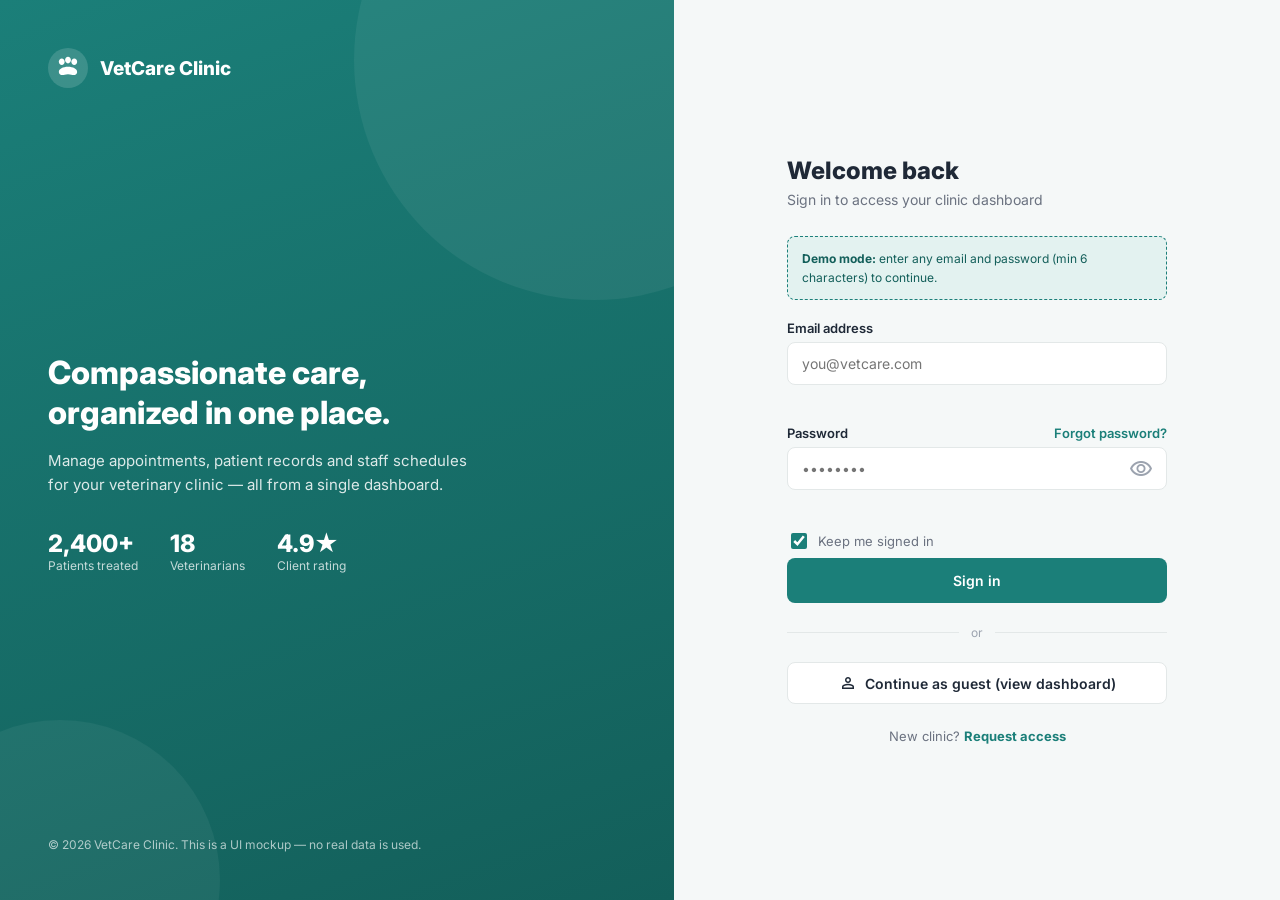
<file: index.html>
<!DOCTYPE html>
<html lang="en">
<head>
<meta charset="UTF-8" />
<meta name="viewport" content="width=device-width, initial-scale=1.0" />
<title>Sign in — VetCare Clinic</title>
<link rel="preconnect" href="https://fonts.googleapis.com" />
<link href="https://fonts.googleapis.com/css2?family=Inter:wght@400;500;600;700;800&display=swap" rel="stylesheet" />
<link rel="stylesheet" href="https://fonts.googleapis.com/css2?family=Material+Symbols+Outlined:opsz,wght,FILL,GRAD@20..48,100..700,0..1,-50..200" />
<link rel="stylesheet" href="css/styles.css" />
<link rel="stylesheet" href="css/login.css" />
</head>
<body>

<div class="login-shell">

  <!-- Brand panel -->
  <section class="login-brand-panel">
    <div class="login-brand-top">
      <svg class="logo-mark" viewBox="0 0 48 48" fill="none" xmlns="http://www.w3.org/2000/svg">
        <circle cx="24" cy="24" r="24" fill="rgba(255,255,255,0.15)"/>
        <path d="M16.5 20.5c1.93 0 3.5-1.79 3.5-4s-1.57-4-3.5-4-3.5 1.79-3.5 4 1.57 4 3.5 4Z" fill="#fff"/>
        <path d="M24 18.5c1.93 0 3.5-1.79 3.5-4S25.93 10.5 24 10.5s-3.5 1.79-3.5 4 1.57 4 3.5 4Z" fill="#fff"/>
        <path d="M31.5 20.5c1.93 0 3.5-1.79 3.5-4s-1.57-4-3.5-4-3.5 1.79-3.5 4 1.57 4 3.5 4Z" fill="#fff"/>
        <path d="M13 28.7c0-3.6 4.9-6.2 11-6.2s11 2.6 11 6.2c0 2.4-1.9 3.8-4.4 3.8-2.1 0-2.9-1-6.6-1s-4.5 1-6.6 1c-2.5 0-4.4-1.4-4.4-3.8Z" fill="#fff"/>
      </svg>
      <span class="brand-name">VetCare Clinic</span>
    </div>

    <div class="login-brand-mid">
      <h2>Compassionate care, organized in one place.</h2>
      <p>Manage appointments, patient records and staff schedules for your veterinary clinic — all from a single dashboard.</p>

      <div class="login-stats">
        <div>
          <div class="stat-num">2,400+</div>
          <div class="stat-label">Patients treated</div>
        </div>
        <div>
          <div class="stat-num">18</div>
          <div class="stat-label">Veterinarians</div>
        </div>
        <div>
          <div class="stat-num">4.9★</div>
          <div class="stat-label">Client rating</div>
        </div>
      </div>
    </div>

    <div class="login-brand-bottom">© 2026 VetCare Clinic. This is a UI mockup — no real data is used.</div>
  </section>

  <!-- Login form panel -->
  <section class="login-form-panel">
    <div class="login-form-card">

      <div class="login-heading">
        <h1>Welcome back</h1>
        <p>Sign in to access your clinic dashboard</p>
      </div>

      <div class="demo-hint">
        <b>Demo mode:</b> enter any email and password (min 6 characters) to continue.
      </div>

      <form id="login-form" style="margin-top: 20px;" novalidate>
        <div class="field">
          <label for="email">Email address</label>
          <input class="input" type="email" id="email" name="email" placeholder="you@vetcare.com" autocomplete="username" />
          <div class="error-text" id="email-error"></div>
        </div>

        <div class="field">
          <div class="flex-between">
            <label for="password">Password</label>
            <a href="#" class="forgot-link" id="forgot-link">Forgot password?</a>
          </div>
          <div class="input-wrap">
            <input class="input" type="password" id="password" name="password" placeholder="••••••••" autocomplete="current-password" />
            <button type="button" class="icon-btn" id="toggle-password" aria-label="Show password">
              <span class="material-symbols-outlined" id="toggle-password-icon">visibility</span>
            </button>
          </div>
          <div class="error-text" id="password-error"></div>
        </div>

        <label class="checkbox-row">
          <input type="checkbox" id="remember" checked />
          Keep me signed in
        </label>

        <button type="submit" class="btn btn-primary" id="submit-btn">
          <span id="submit-label">Sign in</span>
        </button>
      </form>

      <div class="login-divider">or</div>

      <button type="button" class="btn btn-secondary" style="width:100%;" id="google-btn">
        <span class="material-symbols-outlined" style="font-size:18px;">person</span>
        Continue as guest (view dashboard)
      </button>

      <div class="login-footer-link">
        New clinic? <a href="#">Request access</a>
      </div>
    </div>
  </section>

</div>

<div class="toast" id="toast">
  <span class="material-symbols-outlined">task_alt</span>
  <span id="toast-msg">Signed in successfully</span>
</div>

<script src="js/login.js"></script>
</body>
</html>
</file>
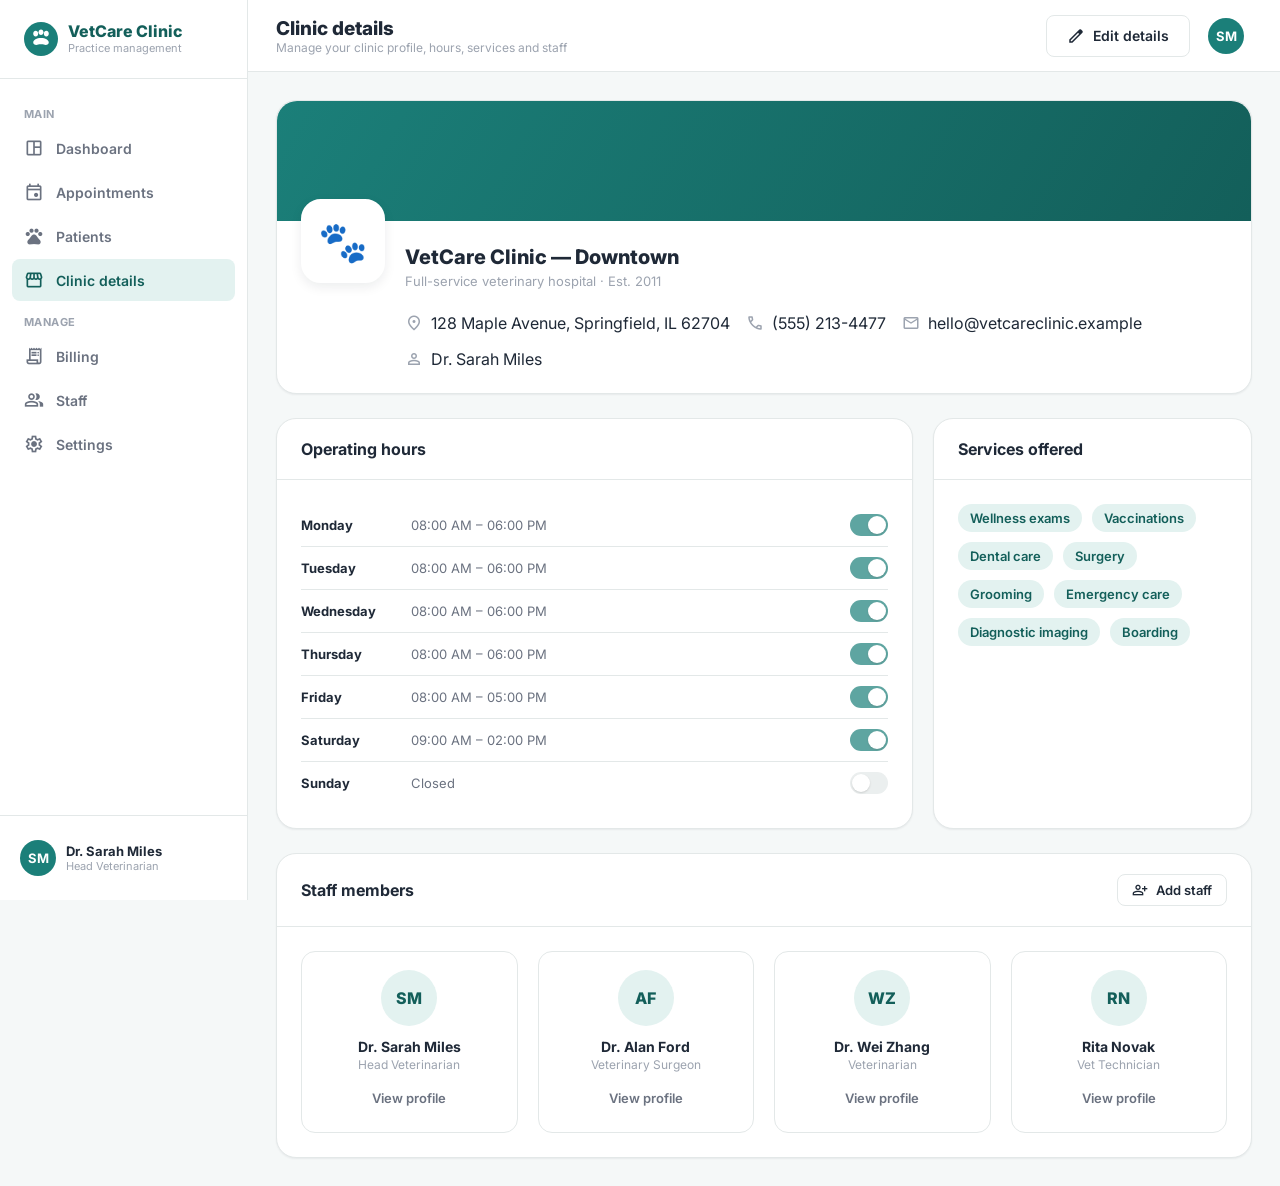
<file: clinic-details.html>
<!DOCTYPE html>
<html lang="en">
<head>
<meta charset="UTF-8" />
<meta name="viewport" content="width=device-width, initial-scale=1.0" />
<title>Clinic details — VetCare Clinic</title>
<link rel="preconnect" href="https://fonts.googleapis.com" />
<link href="https://fonts.googleapis.com/css2?family=Inter:wght@400;500;600;700;800&display=swap" rel="stylesheet" />
<link rel="stylesheet" href="https://fonts.googleapis.com/css2?family=Material+Symbols+Outlined:opsz,wght,FILL,GRAD@20..48,100..700,0..1,-50..200" />
<link rel="stylesheet" href="css/styles.css" />
<link rel="stylesheet" href="css/clinic-details.css" />
</head>
<body>

<div class="app-shell">

  <!-- Sidebar -->
  <aside class="sidebar">
    <div class="sidebar-brand">
      <svg class="logo-mark" viewBox="0 0 48 48" fill="none" xmlns="http://www.w3.org/2000/svg">
        <circle cx="24" cy="24" r="24" fill="#1B7F79"/>
        <path d="M16.5 20.5c1.93 0 3.5-1.79 3.5-4s-1.57-4-3.5-4-3.5 1.79-3.5 4 1.57 4 3.5 4Z" fill="#fff"/>
        <path d="M24 18.5c1.93 0 3.5-1.79 3.5-4S25.93 10.5 24 10.5s-3.5 1.79-3.5 4 1.57 4 3.5 4Z" fill="#fff"/>
        <path d="M31.5 20.5c1.93 0 3.5-1.79 3.5-4s-1.57-4-3.5-4-3.5 1.79-3.5 4 1.57 4 3.5 4Z" fill="#fff"/>
        <path d="M13 28.7c0-3.6 4.9-6.2 11-6.2s11 2.6 11 6.2c0 2.4-1.9 3.8-4.4 3.8-2.1 0-2.9-1-6.6-1s-4.5 1-6.6 1c-2.5 0-4.4-1.4-4.4-3.8Z" fill="#fff"/>
      </svg>
      <div>
        <div class="brand-name">VetCare Clinic</div>
        <div class="brand-sub">Practice management</div>
      </div>
    </div>

    <nav class="sidebar-nav">
      <div class="nav-section-label">Main</div>
      <a class="nav-item" href="dashboard.html">
        <span class="material-symbols-outlined">space_dashboard</span>
        Dashboard
      </a>
      <a class="nav-item" href="#">
        <span class="material-symbols-outlined">event</span>
        Appointments
      </a>
      <a class="nav-item" href="#">
        <span class="material-symbols-outlined">pets</span>
        Patients
      </a>
      <a class="nav-item active" href="clinic-details.html">
        <span class="material-symbols-outlined">storefront</span>
        Clinic details
      </a>

      <div class="nav-section-label">Manage</div>
      <a class="nav-item" href="#">
        <span class="material-symbols-outlined">receipt_long</span>
        Billing
      </a>
      <a class="nav-item" href="#">
        <span class="material-symbols-outlined">group</span>
        Staff
      </a>
      <a class="nav-item" href="#">
        <span class="material-symbols-outlined">settings</span>
        Settings
      </a>
    </nav>

    <div class="sidebar-footer">
      <div class="user-pill">
        <div class="avatar">SM</div>
        <div>
          <div class="user-name">Dr. Sarah Miles</div>
          <div class="user-role">Head Veterinarian</div>
        </div>
      </div>
    </div>
  </aside>

  <!-- Main area -->
  <div class="main-area">

    <!-- Topbar -->
    <header class="topbar">
      <div class="topbar-title">
        <h1>Clinic details</h1>
        <div class="breadcrumb">Manage your clinic profile, hours, services and staff</div>
      </div>

      <div class="topbar-actions">
        <button class="btn btn-secondary" id="edit-toggle-btn">
          <span class="material-symbols-outlined" style="font-size:18px;">edit</span>
          Edit details
        </button>
        <button class="btn btn-secondary" id="cancel-btn" style="display:none;">
          <span class="material-symbols-outlined" style="font-size:18px;">close</span>
          Cancel
        </button>
        <button class="btn btn-primary" id="save-btn" style="display:none;">
          <span class="material-symbols-outlined" style="font-size:18px;">check</span>
          Save changes
        </button>

        <div class="popover-wrap">
          <div class="user-pill" id="user-pill" style="cursor:pointer;">
            <div class="avatar">SM</div>
          </div>
          <div class="popover user-menu" id="user-menu">
            <div class="user-menu-item">
              <span class="material-symbols-outlined">person</span> My profile
            </div>
            <div class="user-menu-item">
              <span class="material-symbols-outlined">settings</span> Account settings
            </div>
            <div class="user-menu-divider"></div>
            <div class="user-menu-item danger" id="logout-btn">
              <span class="material-symbols-outlined">logout</span> Log out
            </div>
          </div>
        </div>
      </div>
    </header>

    <!-- Content -->
    <main class="content">

      <!-- Clinic profile -->
      <div class="card mb-24">
        <div class="clinic-banner"></div>
        <div class="card-body clinic-profile-body">
          <div class="clinic-logo" id="clinic-logo">
            <span id="clinic-logo-emoji">🐾</span>
            <img id="clinic-logo-img" alt="Clinic photo" style="display:none;" />
            <button type="button" class="clinic-logo-edit-btn" id="clinic-logo-edit-btn" aria-label="Change clinic photo">
              <span class="material-symbols-outlined">photo_camera</span>
            </button>
            <input type="file" id="clinic-logo-input" accept="image/*" hidden />
          </div>
          <div class="clinic-profile-info">
            <h2 id="clinic-name-display">VetCare Clinic — Downtown</h2>
            <div class="text-faint" style="font-size:13px;">Full-service veterinary hospital · Est. 2011</div>
            <div class="flex gap-16 mt-24" style="flex-wrap:wrap;">
              <div class="flex gap-8">
                <span class="material-symbols-outlined text-faint" style="font-size:18px;">location_on</span>
                <span id="clinic-address-display">128 Maple Avenue, Springfield, IL 62704</span>
              </div>
              <div class="flex gap-8">
                <span class="material-symbols-outlined text-faint" style="font-size:18px;">call</span>
                <span id="clinic-phone-display">(555) 213-4477</span>
              </div>
              <div class="flex gap-8">
                <span class="material-symbols-outlined text-faint" style="font-size:18px;">mail</span>
                <span id="clinic-email-display">hello@vetcareclinic.example</span>
              </div>
              <div class="flex gap-8">
                <span class="material-symbols-outlined text-faint" style="font-size:18px;">person</span>
                <span id="clinic-manager-display">Dr. Sarah Miles</span>
              </div>
            </div>
          </div>
        </div>

        <!-- Edit form (hidden by default) -->
        <div class="card-body clinic-edit-form" id="clinic-edit-form" style="display:none;">
          <div class="grid grid-4">
            <div class="field">
              <label for="edit-name">Clinic name</label>
              <input class="input" id="edit-name" value="VetCare Clinic — Downtown" />
            </div>
            <div class="field">
              <label for="edit-phone">Phone number</label>
              <input class="input" id="edit-phone" value="(555) 213-4477" />
            </div>
            <div class="field">
              <label for="edit-email">Email address</label>
              <input class="input" id="edit-email" value="hello@vetcareclinic.example" />
            </div>
            <div class="field">
              <label for="edit-manager">Physician</label>
              <input class="input" id="edit-manager" value="Dr. Sarah Miles" />
            </div>
          </div>
          <div class="field">
            <label for="edit-address">Address</label>
            <input class="input" id="edit-address" value="128 Maple Avenue, Springfield, IL 62704" />
          </div>
        </div>
      </div>

      <div class="grid grid-2 mb-24">

        <!-- Operating hours -->
        <div class="card">
          <div class="card-header">
            <h3>Operating hours</h3>
          </div>
          <div class="card-body" id="hours-list">
            <!-- rows injected by js/clinic-details.js -->
          </div>
        </div>

        <!-- Services offered -->
        <div class="card">
          <div class="card-header">
            <h3>Services offered</h3>
          </div>
          <div class="card-body">
            <div class="chip-list" id="services-list"></div>
            <div class="add-service-row" id="add-service-row" style="display:none;">
              <input class="input" id="new-service-input" placeholder="Add a service (e.g. Dental care)" />
              <button class="btn btn-secondary btn-sm" id="add-service-btn">Add</button>
            </div>
          </div>
        </div>
      </div>

      <!-- Staff -->
      <div class="card">
        <div class="card-header">
          <h3>Staff members</h3>
          <button class="btn btn-secondary btn-sm">
            <span class="material-symbols-outlined" style="font-size:16px;">person_add</span>
            Add staff
          </button>
        </div>
        <div class="card-body">
          <div class="grid grid-4" id="staff-grid"></div>
        </div>
      </div>

    </main>
  </div>
</div>

<div class="toast" id="toast">
  <span class="material-symbols-outlined">task_alt</span>
  <span id="toast-msg">Done</span>
</div>

<script src="js/app.js"></script>
<script src="js/clinic-details.js"></script>
</body>
</html>
</file>
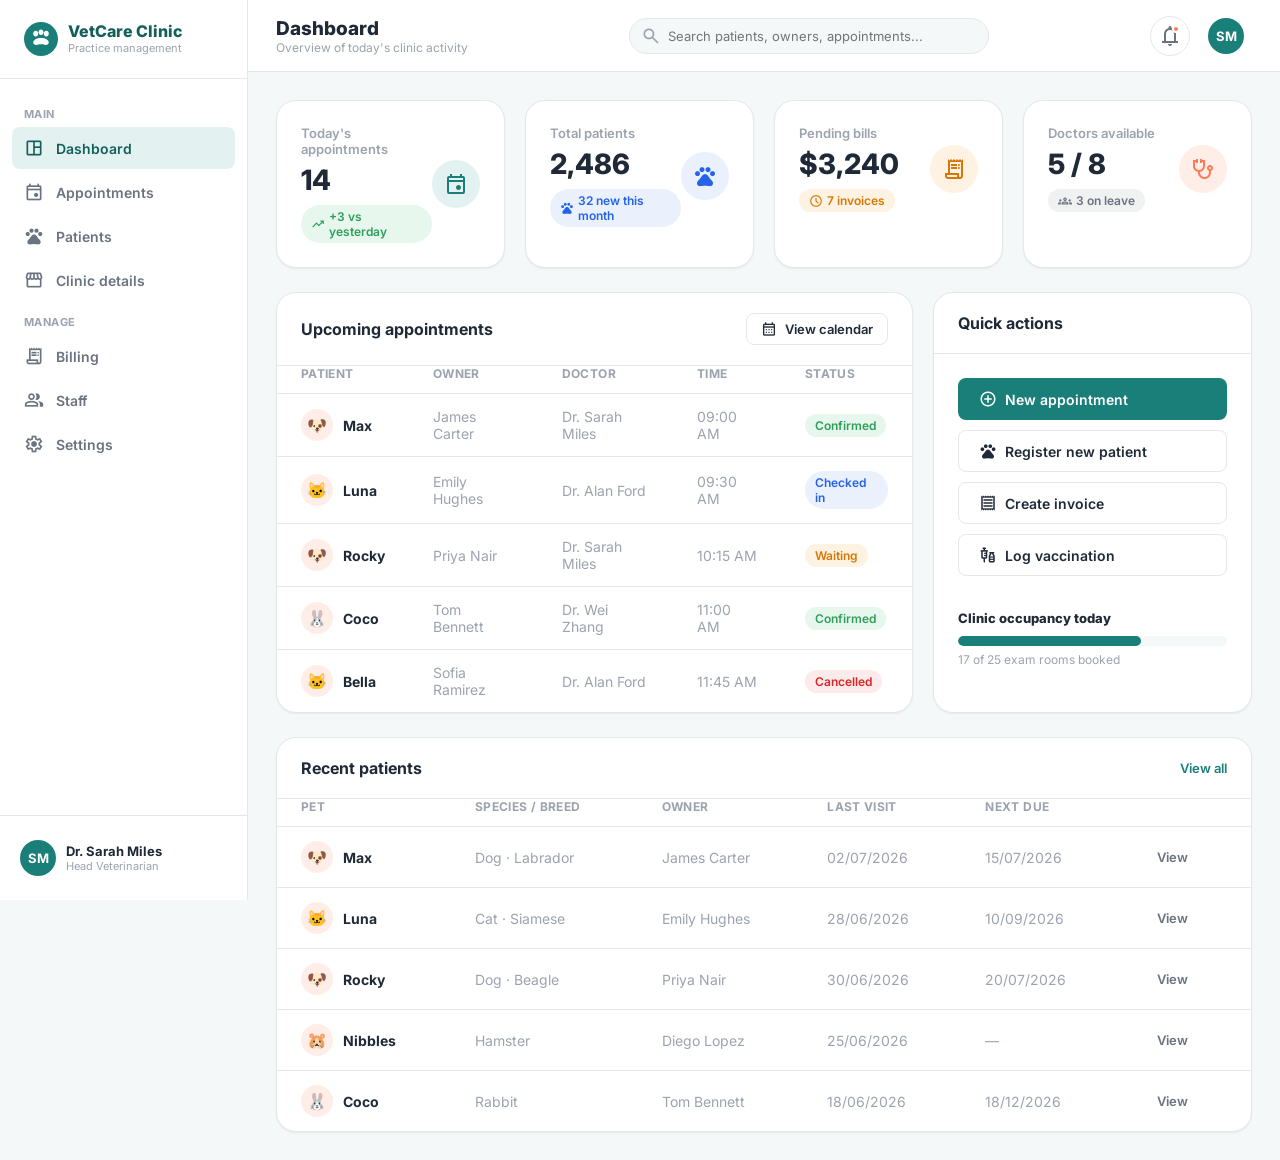
<file: dashboard.html>
<!DOCTYPE html>
<html lang="en">
<head>
<meta charset="UTF-8" />
<meta name="viewport" content="width=device-width, initial-scale=1.0" />
<title>Dashboard — VetCare Clinic</title>
<link rel="preconnect" href="https://fonts.googleapis.com" />
<link href="https://fonts.googleapis.com/css2?family=Inter:wght@400;500;600;700;800&display=swap" rel="stylesheet" />
<link rel="stylesheet" href="https://fonts.googleapis.com/css2?family=Material+Symbols+Outlined:opsz,wght,FILL,GRAD@20..48,100..700,0..1,-50..200" />
<link rel="stylesheet" href="css/styles.css" />
</head>
<body>

<div class="app-shell">

  <!-- Sidebar -->
  <aside class="sidebar">
    <div class="sidebar-brand">
      <svg class="logo-mark" viewBox="0 0 48 48" fill="none" xmlns="http://www.w3.org/2000/svg">
        <circle cx="24" cy="24" r="24" fill="#1B7F79"/>
        <path d="M16.5 20.5c1.93 0 3.5-1.79 3.5-4s-1.57-4-3.5-4-3.5 1.79-3.5 4 1.57 4 3.5 4Z" fill="#fff"/>
        <path d="M24 18.5c1.93 0 3.5-1.79 3.5-4S25.93 10.5 24 10.5s-3.5 1.79-3.5 4 1.57 4 3.5 4Z" fill="#fff"/>
        <path d="M31.5 20.5c1.93 0 3.5-1.79 3.5-4s-1.57-4-3.5-4-3.5 1.79-3.5 4 1.57 4 3.5 4Z" fill="#fff"/>
        <path d="M13 28.7c0-3.6 4.9-6.2 11-6.2s11 2.6 11 6.2c0 2.4-1.9 3.8-4.4 3.8-2.1 0-2.9-1-6.6-1s-4.5 1-6.6 1c-2.5 0-4.4-1.4-4.4-3.8Z" fill="#fff"/>
      </svg>
      <div>
        <div class="brand-name">VetCare Clinic</div>
        <div class="brand-sub">Practice management</div>
      </div>
    </div>

    <nav class="sidebar-nav">
      <div class="nav-section-label">Main</div>
      <a class="nav-item active" href="dashboard.html">
        <span class="material-symbols-outlined">space_dashboard</span>
        Dashboard
      </a>
      <a class="nav-item" href="#">
        <span class="material-symbols-outlined">event</span>
        Appointments
      </a>
      <a class="nav-item" href="#">
        <span class="material-symbols-outlined">pets</span>
        Patients
      </a>
      <a class="nav-item" href="clinic-details.html">
        <span class="material-symbols-outlined">storefront</span>
        Clinic details
      </a>

      <div class="nav-section-label">Manage</div>
      <a class="nav-item" href="#">
        <span class="material-symbols-outlined">receipt_long</span>
        Billing
      </a>
      <a class="nav-item" href="#">
        <span class="material-symbols-outlined">group</span>
        Staff
      </a>
      <a class="nav-item" href="#">
        <span class="material-symbols-outlined">settings</span>
        Settings
      </a>
    </nav>

    <div class="sidebar-footer">
      <div class="user-pill">
        <div class="avatar">SM</div>
        <div>
          <div class="user-name">Dr. Sarah Miles</div>
          <div class="user-role">Head Veterinarian</div>
        </div>
      </div>
    </div>
  </aside>

  <!-- Main area -->
  <div class="main-area">

    <!-- Topbar -->
    <header class="topbar">
      <div class="topbar-title">
        <h1>Dashboard</h1>
        <div class="breadcrumb">Overview of today's clinic activity</div>
      </div>

      <div class="topbar-search">
        <span class="material-symbols-outlined">search</span>
        <input type="text" placeholder="Search patients, owners, appointments..." />
      </div>

      <div class="topbar-actions">
        <div class="popover-wrap">
          <button class="icon-badge-btn" id="notif-btn" aria-label="Notifications">
            <span class="material-symbols-outlined">notifications</span>
            <span class="dot"></span>
          </button>
          <div class="popover" id="notif-panel">
            <div class="popover-header">Notifications</div>
            <div class="popover-list">
              <div class="notif-item">
                <div class="notif-icon" style="background:var(--color-info-bg); color:var(--color-info);">
                  <span class="material-symbols-outlined">event</span>
                </div>
                <div class="notif-text">
                  <div class="notif-title">New appointment booked for Max (Dog)</div>
                  <div class="notif-time">10 minutes ago</div>
                </div>
              </div>
              <div class="notif-item">
                <div class="notif-icon" style="background:var(--color-warning-bg); color:var(--color-warning);">
                  <span class="material-symbols-outlined">vaccines</span>
                </div>
                <div class="notif-text">
                  <div class="notif-title">Vaccination due reminder — Bella</div>
                  <div class="notif-time">1 hour ago</div>
                </div>
              </div>
              <div class="notif-item">
                <div class="notif-icon" style="background:var(--color-success-bg); color:var(--color-success);">
                  <span class="material-symbols-outlined">task_alt</span>
                </div>
                <div class="notif-text">
                  <div class="notif-title">Lab results ready for Rocky</div>
                  <div class="notif-time">3 hours ago</div>
                </div>
              </div>
            </div>
          </div>
        </div>

        <div class="popover-wrap">
          <div class="user-pill" id="user-pill" style="cursor:pointer;">
            <div class="avatar">SM</div>
          </div>
          <div class="popover user-menu" id="user-menu">
            <div class="user-menu-item">
              <span class="material-symbols-outlined">person</span> My profile
            </div>
            <div class="user-menu-item">
              <span class="material-symbols-outlined">settings</span> Account settings
            </div>
            <div class="user-menu-divider"></div>
            <div class="user-menu-item danger" id="logout-btn">
              <span class="material-symbols-outlined">logout</span> Log out
            </div>
          </div>
        </div>
      </div>
    </header>

    <!-- Content -->
    <main class="content">

      <!-- Stat cards -->
      <div class="grid grid-4 mb-24">
        <div class="card">
          <div class="card-body flex-between">
            <div>
              <div class="text-faint" style="font-size:13px; font-weight:600;">Today's appointments</div>
              <div style="font-size:28px; font-weight:800; margin-top:6px;">14</div>
              <div class="badge badge-success" style="margin-top:8px;">
                <span class="material-symbols-outlined" style="font-size:14px;">trending_up</span> +3 vs yesterday
              </div>
            </div>
            <div class="notif-icon" style="width:48px; height:48px; background:var(--color-primary-light); color:var(--color-primary);">
              <span class="material-symbols-outlined">event</span>
            </div>
          </div>
        </div>

        <div class="card">
          <div class="card-body flex-between">
            <div>
              <div class="text-faint" style="font-size:13px; font-weight:600;">Total patients</div>
              <div style="font-size:28px; font-weight:800; margin-top:6px;">2,486</div>
              <div class="badge badge-info" style="margin-top:8px;">
                <span class="material-symbols-outlined" style="font-size:14px;">pets</span> 32 new this month
              </div>
            </div>
            <div class="notif-icon" style="width:48px; height:48px; background:var(--color-info-bg); color:var(--color-info);">
              <span class="material-symbols-outlined">pets</span>
            </div>
          </div>
        </div>

        <div class="card">
          <div class="card-body flex-between">
            <div>
              <div class="text-faint" style="font-size:13px; font-weight:600;">Pending bills</div>
              <div style="font-size:28px; font-weight:800; margin-top:6px;">$3,240</div>
              <div class="badge badge-warning" style="margin-top:8px;">
                <span class="material-symbols-outlined" style="font-size:14px;">schedule</span> 7 invoices
              </div>
            </div>
            <div class="notif-icon" style="width:48px; height:48px; background:var(--color-warning-bg); color:var(--color-warning);">
              <span class="material-symbols-outlined">receipt_long</span>
            </div>
          </div>
        </div>

        <div class="card">
          <div class="card-body flex-between">
            <div>
              <div class="text-faint" style="font-size:13px; font-weight:600;">Doctors available</div>
              <div style="font-size:28px; font-weight:800; margin-top:6px;">5 / 8</div>
              <div class="badge badge-neutral" style="margin-top:8px;">
                <span class="material-symbols-outlined" style="font-size:14px;">groups</span> 3 on leave
              </div>
            </div>
            <div class="notif-icon" style="width:48px; height:48px; background:var(--color-accent-light); color:var(--color-accent);">
              <span class="material-symbols-outlined">stethoscope</span>
            </div>
          </div>
        </div>
      </div>

      <!-- Appointments + quick actions -->
      <div class="grid grid-2 mb-24">

        <div class="card">
          <div class="card-header">
            <h3>Upcoming appointments</h3>
            <button class="btn btn-secondary btn-sm">
              <span class="material-symbols-outlined" style="font-size:16px;">calendar_month</span>
              View calendar
            </button>
          </div>
          <table class="table">
            <thead>
              <tr>
                <th>Patient</th>
                <th>Owner</th>
                <th>Doctor</th>
                <th>Time</th>
                <th>Status</th>
              </tr>
            </thead>
            <tbody id="appointments-body">
              <!-- rows injected by js/dashboard.js -->
            </tbody>
          </table>
        </div>

        <div class="card">
          <div class="card-header">
            <h3>Quick actions</h3>
          </div>
          <div class="card-body" style="display:flex; flex-direction:column; gap:10px;">
            <button class="btn btn-primary" style="justify-content:flex-start;">
              <span class="material-symbols-outlined" style="font-size:18px;">add_circle</span>
              New appointment
            </button>
            <button class="btn btn-secondary" style="justify-content:flex-start;">
              <span class="material-symbols-outlined" style="font-size:18px;">pets</span>
              Register new patient
            </button>
            <button class="btn btn-secondary" style="justify-content:flex-start;">
              <span class="material-symbols-outlined" style="font-size:18px;">receipt</span>
              Create invoice
            </button>
            <button class="btn btn-secondary" style="justify-content:flex-start;">
              <span class="material-symbols-outlined" style="font-size:18px;">vaccines</span>
              Log vaccination
            </button>

            <div class="mt-24">
              <div class="section-title" style="font-size:13px;">Clinic occupancy today</div>
              <div style="background:var(--color-bg); border-radius:var(--radius-pill); height:10px; overflow:hidden; margin-top:10px;">
                <div style="width:68%; height:100%; background:var(--color-primary); border-radius:var(--radius-pill);"></div>
              </div>
              <div class="text-faint" style="font-size:12px; margin-top:6px;">17 of 25 exam rooms booked</div>
            </div>
          </div>
        </div>
      </div>

      <!-- Recent patients -->
      <div class="card">
        <div class="card-header">
          <h3>Recent patients</h3>
          <a href="#" class="forgot-link" style="color:var(--color-primary); font-weight:600; font-size:13px;">View all</a>
        </div>
        <table class="table">
          <thead>
            <tr>
              <th>Pet</th>
              <th>Species / breed</th>
              <th>Owner</th>
              <th>Last visit</th>
              <th>Next due</th>
              <th></th>
            </tr>
          </thead>
          <tbody id="patients-body">
            <!-- rows injected by js/dashboard.js -->
          </tbody>
        </table>
      </div>

    </main>
  </div>
</div>

<div class="toast" id="toast">
  <span class="material-symbols-outlined">task_alt</span>
  <span id="toast-msg">Done</span>
</div>

<script src="js/app.js"></script>
<script src="js/dashboard.js"></script>
</body>
</html>
</file>
<file: css/styles.css>
/* ============================================
   VetCare Clinic — Shared Design Tokens & Base
   ============================================ */

:root {
  --color-primary: #1B7F79;
  --color-primary-dark: #135F5A;
  --color-primary-light: #E3F2F0;
  --color-accent: #FF7A59;
  --color-accent-light: #FFEDE7;

  --color-bg: #F5F8F8;
  --color-surface: #FFFFFF;
  --color-border: #E3E8E8;

  --color-text: #1F2937;
  --color-text-muted: #6B7280;
  --color-text-faint: #9CA3AF;

  --color-success: #2F9E5B;
  --color-success-bg: #E7F7EE;
  --color-warning: #D97706;
  --color-warning-bg: #FEF3E2;
  --color-danger: #DC2626;
  --color-danger-bg: #FDEAEA;
  --color-info: #2563EB;
  --color-info-bg: #EAF1FD;

  --radius-sm: 8px;
  --radius-md: 14px;
  --radius-lg: 20px;
  --radius-pill: 999px;

  --shadow-sm: 0 1px 2px rgba(16, 24, 40, 0.06);
  --shadow-md: 0 4px 12px rgba(16, 24, 40, 0.08);
  --shadow-lg: 0 12px 32px rgba(16, 24, 40, 0.12);

  --sidebar-width: 248px;
  --topbar-height: 72px;

  --font-sans: "Inter", -apple-system, BlinkMacSystemFont, "Segoe UI", Roboto, sans-serif;
}

* {
  box-sizing: border-box;
}

html, body {
  height: 100%;
}

body {
  margin: 0;
  font-family: var(--font-sans);
  background: var(--color-bg);
  color: var(--color-text);
  -webkit-font-smoothing: antialiased;
}

a {
  color: inherit;
  text-decoration: none;
}

ul {
  list-style: none;
  margin: 0;
  padding: 0;
}

button {
  font-family: inherit;
}

img {
  max-width: 100%;
  display: block;
}

.material-symbols-outlined {
  font-variation-settings: "FILL" 0, "wght" 400, "GRAD" 0, "opsz" 24;
  line-height: 1;
  user-select: none;
}

/* -------------------- Buttons -------------------- */

.btn {
  display: inline-flex;
  align-items: center;
  justify-content: center;
  gap: 8px;
  padding: 11px 20px;
  border-radius: var(--radius-sm);
  border: 1px solid transparent;
  font-size: 14px;
  font-weight: 600;
  cursor: pointer;
  transition: background 0.15s ease, border-color 0.15s ease, transform 0.05s ease;
  white-space: nowrap;
}

.btn:active {
  transform: translateY(1px);
}

.btn-primary {
  background: var(--color-primary);
  color: #fff;
}

.btn-primary:hover {
  background: var(--color-primary-dark);
}

.btn-secondary {
  background: var(--color-surface);
  color: var(--color-text);
  border-color: var(--color-border);
}

.btn-secondary:hover {
  background: #F0F3F3;
}

.btn-ghost {
  background: transparent;
  color: var(--color-text-muted);
}

.btn-ghost:hover {
  background: rgba(0, 0, 0, 0.04);
  color: var(--color-text);
}

.btn-danger {
  background: var(--color-danger-bg);
  color: var(--color-danger);
}

.btn-danger:hover {
  background: #F9D6D6;
}

.btn-sm {
  padding: 7px 14px;
  font-size: 13px;
}

.btn-icon {
  width: 38px;
  height: 38px;
  padding: 0;
  border-radius: var(--radius-pill);
}

.btn:disabled {
  opacity: 0.5;
  cursor: not-allowed;
}

/* -------------------- Form elements -------------------- */

.field {
  display: flex;
  flex-direction: column;
  gap: 6px;
  margin-bottom: 18px;
}

.field label {
  font-size: 13px;
  font-weight: 600;
  color: var(--color-text);
}

.field .hint {
  font-size: 12px;
  color: var(--color-text-faint);
}

.input,
select.input,
textarea.input {
  width: 100%;
  padding: 12px 14px;
  font-size: 14px;
  font-family: inherit;
  border: 1px solid var(--color-border);
  border-radius: var(--radius-sm);
  background: var(--color-surface);
  color: var(--color-text);
  outline: none;
  transition: border-color 0.15s ease, box-shadow 0.15s ease;
}

.input:focus,
select.input:focus,
textarea.input:focus {
  border-color: var(--color-primary);
  box-shadow: 0 0 0 3px var(--color-primary-light);
}

.input.invalid {
  border-color: var(--color-danger);
}

.input.invalid:focus {
  box-shadow: 0 0 0 3px var(--color-danger-bg);
}

.error-text {
  font-size: 12px;
  color: var(--color-danger);
  min-height: 16px;
}

.input-wrap {
  position: relative;
}

.input-wrap .input {
  padding-right: 42px;
}

.input-wrap .icon-btn {
  position: absolute;
  right: 10px;
  top: 50%;
  transform: translateY(-50%);
  background: none;
  border: none;
  color: var(--color-text-faint);
  cursor: pointer;
  display: flex;
  padding: 4px;
}

.checkbox-row {
  display: flex;
  align-items: center;
  gap: 8px;
  font-size: 13px;
  color: var(--color-text-muted);
}

.checkbox-row input {
  width: 16px;
  height: 16px;
  accent-color: var(--color-primary);
}

/* -------------------- Badges / chips -------------------- */

.badge {
  display: inline-flex;
  align-items: center;
  gap: 4px;
  padding: 4px 10px;
  border-radius: var(--radius-pill);
  font-size: 12px;
  font-weight: 600;
}

.badge-success { background: var(--color-success-bg); color: var(--color-success); }
.badge-warning { background: var(--color-warning-bg); color: var(--color-warning); }
.badge-danger  { background: var(--color-danger-bg); color: var(--color-danger); }
.badge-info    { background: var(--color-info-bg); color: var(--color-info); }
.badge-neutral { background: #F0F2F2; color: var(--color-text-muted); }

.chip {
  display: inline-flex;
  align-items: center;
  gap: 6px;
  padding: 6px 12px;
  border-radius: var(--radius-pill);
  background: var(--color-primary-light);
  color: var(--color-primary-dark);
  font-size: 13px;
  font-weight: 600;
}

.chip button {
  background: none;
  border: none;
  cursor: pointer;
  color: var(--color-primary-dark);
  display: flex;
  padding: 0;
}

/* -------------------- Cards -------------------- */

.card {
  background: var(--color-surface);
  border: 1px solid var(--color-border);
  border-radius: var(--radius-lg);
  box-shadow: var(--shadow-sm);
}

.card-header {
  display: flex;
  align-items: center;
  justify-content: space-between;
  padding: 20px 24px;
  border-bottom: 1px solid var(--color-border);
}

.card-header h2,
.card-header h3 {
  margin: 0;
  font-size: 16px;
  font-weight: 700;
}

.card-body {
  padding: 24px;
}

/* -------------------- App shell (sidebar + topbar) -------------------- */

.app-shell {
  display: flex;
  min-height: 100vh;
}

.sidebar {
  width: var(--sidebar-width);
  flex-shrink: 0;
  background: var(--color-surface);
  border-right: 1px solid var(--color-border);
  display: flex;
  flex-direction: column;
  position: sticky;
  top: 0;
  height: 100vh;
}

.sidebar-brand {
  display: flex;
  align-items: center;
  gap: 10px;
  padding: 22px 24px;
  border-bottom: 1px solid var(--color-border);
}

.sidebar-brand .logo-mark {
  width: 34px;
  height: 34px;
  flex-shrink: 0;
}

.sidebar-brand .brand-name {
  font-weight: 800;
  font-size: 16px;
  color: var(--color-primary-dark);
  line-height: 1.1;
}

.sidebar-brand .brand-sub {
  font-size: 11px;
  color: var(--color-text-faint);
}

.sidebar-nav {
  flex: 1;
  padding: 16px 12px;
  overflow-y: auto;
}

.sidebar-nav .nav-section-label {
  font-size: 11px;
  font-weight: 700;
  letter-spacing: 0.04em;
  text-transform: uppercase;
  color: var(--color-text-faint);
  padding: 12px 12px 6px;
}

.nav-item {
  display: flex;
  align-items: center;
  gap: 12px;
  padding: 11px 12px;
  border-radius: var(--radius-sm);
  color: var(--color-text-muted);
  font-size: 14px;
  font-weight: 600;
  margin-bottom: 2px;
  cursor: pointer;
  transition: background 0.15s ease, color 0.15s ease;
}

.nav-item .material-symbols-outlined {
  font-size: 20px;
}

.nav-item:hover {
  background: var(--color-bg);
  color: var(--color-text);
}

.nav-item.active {
  background: var(--color-primary-light);
  color: var(--color-primary-dark);
}

.sidebar-footer {
  padding: 16px 12px;
  border-top: 1px solid var(--color-border);
}

.user-pill {
  display: flex;
  align-items: center;
  gap: 10px;
  padding: 8px;
  border-radius: var(--radius-sm);
}

.user-pill:hover {
  background: var(--color-bg);
  cursor: pointer;
}

.avatar {
  width: 36px;
  height: 36px;
  border-radius: 50%;
  background: var(--color-primary);
  color: #fff;
  display: flex;
  align-items: center;
  justify-content: center;
  font-weight: 700;
  font-size: 13px;
  flex-shrink: 0;
}

.user-pill .user-name {
  font-size: 13px;
  font-weight: 700;
  color: var(--color-text);
}

.user-pill .user-role {
  font-size: 11px;
  color: var(--color-text-faint);
}

.main-area {
  flex: 1;
  min-width: 0;
  display: flex;
  flex-direction: column;
}

.topbar {
  height: var(--topbar-height);
  flex-shrink: 0;
  display: flex;
  align-items: center;
  justify-content: space-between;
  gap: 16px;
  padding: 0 28px;
  background: var(--color-surface);
  border-bottom: 1px solid var(--color-border);
  position: sticky;
  top: 0;
  z-index: 10;
}

.topbar-title h1 {
  margin: 0;
  font-size: 19px;
  font-weight: 800;
}

.topbar-title .breadcrumb {
  font-size: 12px;
  color: var(--color-text-faint);
}

.topbar-search {
  flex: 1;
  max-width: 360px;
  position: relative;
}

.topbar-search .material-symbols-outlined {
  position: absolute;
  left: 12px;
  top: 50%;
  transform: translateY(-50%);
  color: var(--color-text-faint);
  font-size: 20px;
}

.topbar-search input {
  width: 100%;
  padding: 9px 12px 9px 38px;
  border-radius: var(--radius-pill);
  border: 1px solid var(--color-border);
  background: var(--color-bg);
  font-size: 13px;
  outline: none;
  font-family: inherit;
}

.topbar-search input:focus {
  border-color: var(--color-primary);
  background: var(--color-surface);
}

.topbar-actions {
  display: flex;
  align-items: center;
  gap: 10px;
}

.icon-badge-btn {
  position: relative;
  width: 40px;
  height: 40px;
  border-radius: 50%;
  border: 1px solid var(--color-border);
  background: var(--color-surface);
  display: flex;
  align-items: center;
  justify-content: center;
  cursor: pointer;
  color: var(--color-text-muted);
}

.icon-badge-btn:hover {
  background: var(--color-bg);
}

.icon-badge-btn .dot {
  position: absolute;
  top: 8px;
  right: 9px;
  width: 8px;
  height: 8px;
  border-radius: 50%;
  background: var(--color-accent);
  border: 2px solid var(--color-surface);
}

.content {
  padding: 28px;
  max-width: 1280px;
  width: 100%;
  margin: 0 auto;
}

/* -------------------- Popovers (notifications / user menu) -------------------- */

.popover-wrap {
  position: relative;
}

.popover {
  position: absolute;
  top: calc(100% + 10px);
  right: 0;
  width: 320px;
  background: var(--color-surface);
  border: 1px solid var(--color-border);
  border-radius: var(--radius-md);
  box-shadow: var(--shadow-lg);
  opacity: 0;
  visibility: hidden;
  transform: translateY(-6px);
  transition: opacity 0.15s ease, transform 0.15s ease;
  z-index: 100;
}

.popover.show {
  opacity: 1;
  visibility: visible;
  transform: translateY(0);
}

.popover-header {
  padding: 14px 18px;
  border-bottom: 1px solid var(--color-border);
  font-size: 13px;
  font-weight: 700;
}

.popover-list {
  max-height: 320px;
  overflow-y: auto;
}

.notif-item {
  display: flex;
  gap: 12px;
  padding: 12px 18px;
  border-bottom: 1px solid var(--color-border);
  cursor: pointer;
}

.notif-item:last-child {
  border-bottom: none;
}

.notif-item:hover {
  background: var(--color-bg);
}

.notif-icon {
  width: 34px;
  height: 34px;
  border-radius: 50%;
  display: flex;
  align-items: center;
  justify-content: center;
  flex-shrink: 0;
  font-size: 18px;
}

.notif-text .notif-title {
  font-size: 13px;
  font-weight: 600;
  color: var(--color-text);
  margin-bottom: 2px;
}

.notif-text .notif-time {
  font-size: 11px;
  color: var(--color-text-faint);
}

.user-menu {
  width: 220px;
}

.user-menu-item {
  display: flex;
  align-items: center;
  gap: 10px;
  padding: 11px 18px;
  font-size: 13px;
  font-weight: 600;
  color: var(--color-text-muted);
  cursor: pointer;
}

.user-menu-item:hover {
  background: var(--color-bg);
  color: var(--color-text);
}

.user-menu-item .material-symbols-outlined {
  font-size: 18px;
}

.user-menu-item.danger {
  color: var(--color-danger);
}

.user-menu-item.danger:hover {
  background: var(--color-danger-bg);
}

.user-menu-divider {
  border-top: 1px solid var(--color-border);
  margin: 6px 0;
}

/* -------------------- Tables -------------------- */

.table {
  width: 100%;
  border-collapse: collapse;
}

.table th {
  text-align: left;
  font-size: 12px;
  text-transform: uppercase;
  letter-spacing: 0.03em;
  color: var(--color-text-faint);
  font-weight: 700;
  padding: 0 24px 12px;
  border-bottom: 1px solid var(--color-border);
}

.table td {
  padding: 14px 24px;
  font-size: 14px;
  border-bottom: 1px solid var(--color-border);
  vertical-align: middle;
}

.table tbody tr:last-child td {
  border-bottom: none;
}

.table tbody tr:hover {
  background: var(--color-bg);
}

.cell-primary {
  font-weight: 700;
  color: var(--color-text);
}

.cell-muted {
  color: var(--color-text-faint);
  font-size: 13px;
}

.pet-cell {
  display: flex;
  align-items: center;
  gap: 10px;
}

.pet-avatar {
  width: 32px;
  height: 32px;
  border-radius: 50%;
  background: var(--color-accent-light);
  display: flex;
  align-items: center;
  justify-content: center;
  font-size: 16px;
  flex-shrink: 0;
}

/* -------------------- Utility -------------------- */

.grid {
  display: grid;
  gap: 20px;
}

.grid-4 { grid-template-columns: repeat(4, 1fr); }
.grid-3 { grid-template-columns: repeat(3, 1fr); }
.grid-2 { grid-template-columns: 2fr 1fr; }

.flex {
  display: flex;
  align-items: center;
}

.flex-between {
  display: flex;
  align-items: center;
  justify-content: space-between;
}

.gap-8 { gap: 8px; }
.gap-12 { gap: 12px; }
.gap-16 { gap: 16px; }

.mt-24 { margin-top: 24px; }
.mb-24 { margin-bottom: 24px; }

.text-muted { color: var(--color-text-muted); }
.text-faint { color: var(--color-text-faint); }

.section-title {
  font-size: 15px;
  font-weight: 800;
  margin: 0 0 4px;
}

.section-sub {
  font-size: 13px;
  color: var(--color-text-faint);
  margin: 0 0 20px;
}

/* -------------------- Toast -------------------- */

.toast {
  position: fixed;
  top: 20px;
  right: 20px;
  background: var(--color-text);
  color: #fff;
  padding: 13px 20px;
  border-radius: var(--radius-sm);
  font-size: 13px;
  font-weight: 600;
  display: flex;
  align-items: center;
  gap: 10px;
  box-shadow: var(--shadow-lg);
  transform: translateY(-12px);
  opacity: 0;
  pointer-events: none;
  transition: transform 0.2s ease, opacity 0.2s ease;
  z-index: 999;
}

.toast.show {
  transform: translateY(0);
  opacity: 1;
}

.toast .material-symbols-outlined {
  color: var(--color-success);
  font-size: 20px;
}

/* -------------------- Responsive -------------------- */

@media (max-width: 1100px) {
  .grid-4 { grid-template-columns: repeat(2, 1fr); }
  .grid-3 { grid-template-columns: repeat(2, 1fr); }
  .grid-2 { grid-template-columns: 1fr; }
}

@media (max-width: 720px) {
  .sidebar { display: none; }
  .grid-4, .grid-3 { grid-template-columns: 1fr; }
  .content { padding: 18px; }
}
</file>
<file: css/login.css>
/* ============================================
   Login page layout
   ============================================ */

.login-shell {
  min-height: 100vh;
  display: flex;
}

.login-brand-panel {
  flex: 1.1;
  background: linear-gradient(160deg, var(--color-primary) 0%, var(--color-primary-dark) 100%);
  color: #fff;
  display: flex;
  flex-direction: column;
  justify-content: space-between;
  padding: 48px;
  position: relative;
  overflow: hidden;
}

.login-brand-panel::before {
  content: "";
  position: absolute;
  width: 480px;
  height: 480px;
  border-radius: 50%;
  background: rgba(255, 255, 255, 0.06);
  top: -180px;
  right: -160px;
}

.login-brand-panel::after {
  content: "";
  position: absolute;
  width: 320px;
  height: 320px;
  border-radius: 50%;
  background: rgba(255, 255, 255, 0.05);
  bottom: -140px;
  left: -100px;
}

.login-brand-top {
  display: flex;
  align-items: center;
  gap: 12px;
  position: relative;
  z-index: 1;
}

.login-brand-top .logo-mark {
  width: 40px;
  height: 40px;
}

.login-brand-top .brand-name {
  font-size: 19px;
  font-weight: 800;
}

.login-brand-mid {
  position: relative;
  z-index: 1;
  max-width: 420px;
}

.login-brand-mid h2 {
  font-size: 32px;
  font-weight: 800;
  line-height: 1.25;
  margin: 0 0 16px;
}

.login-brand-mid p {
  font-size: 15px;
  line-height: 1.6;
  color: rgba(255, 255, 255, 0.85);
  margin: 0;
}

.login-stats {
  display: flex;
  gap: 32px;
  margin-top: 32px;
  position: relative;
  z-index: 1;
}

.login-stats .stat-num {
  font-size: 24px;
  font-weight: 800;
}

.login-stats .stat-label {
  font-size: 12px;
  color: rgba(255, 255, 255, 0.75);
}

.login-brand-bottom {
  font-size: 12px;
  color: rgba(255, 255, 255, 0.65);
  position: relative;
  z-index: 1;
}

.login-form-panel {
  flex: 1;
  display: flex;
  align-items: center;
  justify-content: center;
  padding: 40px;
  background: var(--color-bg);
}

.login-form-card {
  width: 100%;
  max-width: 380px;
}

.login-form-card .login-heading h1 {
  font-size: 24px;
  font-weight: 800;
  margin: 0 0 6px;
}

.login-form-card .login-heading p {
  font-size: 14px;
  color: var(--color-text-muted);
  margin: 0 0 28px;
}

.login-form-card .btn-primary {
  width: 100%;
  padding: 13px;
  font-size: 14px;
  margin-top: 6px;
}

.login-divider {
  display: flex;
  align-items: center;
  gap: 12px;
  margin: 22px 0;
  color: var(--color-text-faint);
  font-size: 12px;
}

.login-divider::before,
.login-divider::after {
  content: "";
  flex: 1;
  height: 1px;
  background: var(--color-border);
}

.demo-hint {
  background: var(--color-primary-light);
  border: 1px dashed var(--color-primary);
  border-radius: var(--radius-sm);
  padding: 12px 14px;
  font-size: 12px;
  color: var(--color-primary-dark);
  line-height: 1.6;
}

.demo-hint b {
  font-weight: 700;
}

.login-footer-link {
  text-align: center;
  font-size: 13px;
  color: var(--color-text-muted);
  margin-top: 24px;
}

.login-footer-link a {
  color: var(--color-primary);
  font-weight: 700;
}

.forgot-link {
  font-size: 13px;
  color: var(--color-primary);
  font-weight: 600;
}

@media (max-width: 900px) {
  .login-brand-panel { display: none; }
}
</file>
<file: css/clinic-details.css>
/* ============================================
   Clinic details page
   ============================================ */

.clinic-banner {
  height: 120px;
  border-radius: var(--radius-lg) var(--radius-lg) 0 0;
  background: linear-gradient(120deg, var(--color-primary) 0%, var(--color-primary-dark) 100%);
}

.clinic-profile-body {
  display: flex;
  gap: 20px;
  align-items: flex-start;
  margin-top: -46px;
  position: relative;
}

.clinic-logo {
  position: relative;
  width: 84px;
  height: 84px;
  border-radius: var(--radius-lg);
  background: var(--color-surface);
  border: 4px solid var(--color-surface);
  box-shadow: var(--shadow-md);
  display: flex;
  align-items: center;
  justify-content: center;
  font-size: 40px;
  flex-shrink: 0;
  overflow: hidden;
}

.clinic-logo img {
  width: 100%;
  height: 100%;
  object-fit: cover;
}

.clinic-logo-edit-btn {
  display: none;
  position: absolute;
  bottom: -2px;
  right: -2px;
  width: 30px;
  height: 30px;
  border-radius: 50%;
  background: var(--color-primary);
  color: #fff;
  border: 2px solid var(--color-surface);
  align-items: center;
  justify-content: center;
  cursor: pointer;
  padding: 0;
}

.clinic-logo-edit-btn:hover {
  background: var(--color-primary-dark);
}

.clinic-logo-edit-btn .material-symbols-outlined {
  font-size: 16px;
}

.clinic-logo.edit-mode .clinic-logo-edit-btn {
  display: flex;
}

.clinic-profile-info {
  padding-top: 46px;
}

.clinic-profile-info h2 {
  margin: 0 0 4px;
  font-size: 20px;
  font-weight: 800;
}

.clinic-edit-form {
  border-top: 1px solid var(--color-border);
}

/* Operating hours */

.hours-row {
  display: flex;
  align-items: center;
  justify-content: space-between;
  padding: 10px 0;
  border-bottom: 1px solid var(--color-border);
  font-size: 13px;
}

.hours-row:last-child {
  border-bottom: none;
}

.hours-day {
  font-weight: 700;
  width: 110px;
  flex-shrink: 0;
}

.hours-time {
  color: var(--color-text-muted);
  flex: 1;
}

.hours-toggle {
  position: relative;
  width: 38px;
  height: 22px;
  border-radius: var(--radius-pill);
  background: var(--color-border);
  cursor: pointer;
  flex-shrink: 0;
  transition: background 0.15s ease;
}

.hours-toggle.on {
  background: var(--color-primary);
}

.hours-toggle .knob {
  position: absolute;
  top: 2px;
  left: 2px;
  width: 18px;
  height: 18px;
  border-radius: 50%;
  background: #fff;
  transition: transform 0.15s ease;
  box-shadow: 0 1px 2px rgba(0,0,0,0.2);
}

.hours-toggle.on .knob {
  transform: translateX(16px);
}

.hours-toggle.readonly {
  pointer-events: none;
  opacity: 0.7;
}

/* Services */

.chip-list {
  display: flex;
  flex-wrap: wrap;
  gap: 10px;
}

.add-service-row {
  display: flex;
  gap: 8px;
  margin-top: 16px;
}

.add-service-row .input {
  flex: 1;
}

/* Staff grid */

.staff-card {
  border: 1px solid var(--color-border);
  border-radius: var(--radius-md);
  padding: 18px;
  text-align: center;
}

.staff-avatar {
  width: 56px;
  height: 56px;
  border-radius: 50%;
  background: var(--color-primary-light);
  color: var(--color-primary-dark);
  display: flex;
  align-items: center;
  justify-content: center;
  font-weight: 800;
  font-size: 16px;
  margin: 0 auto 12px;
}

.staff-name {
  font-weight: 700;
  font-size: 14px;
}

.staff-role {
  color: var(--color-text-faint);
  font-size: 12px;
  margin-top: 2px;
  margin-bottom: 10px;
}

@media (max-width: 720px) {
  .clinic-profile-body {
    flex-direction: column;
    margin-top: -30px;
  }
  .clinic-profile-info {
    padding-top: 0;
  }
}
</file>
